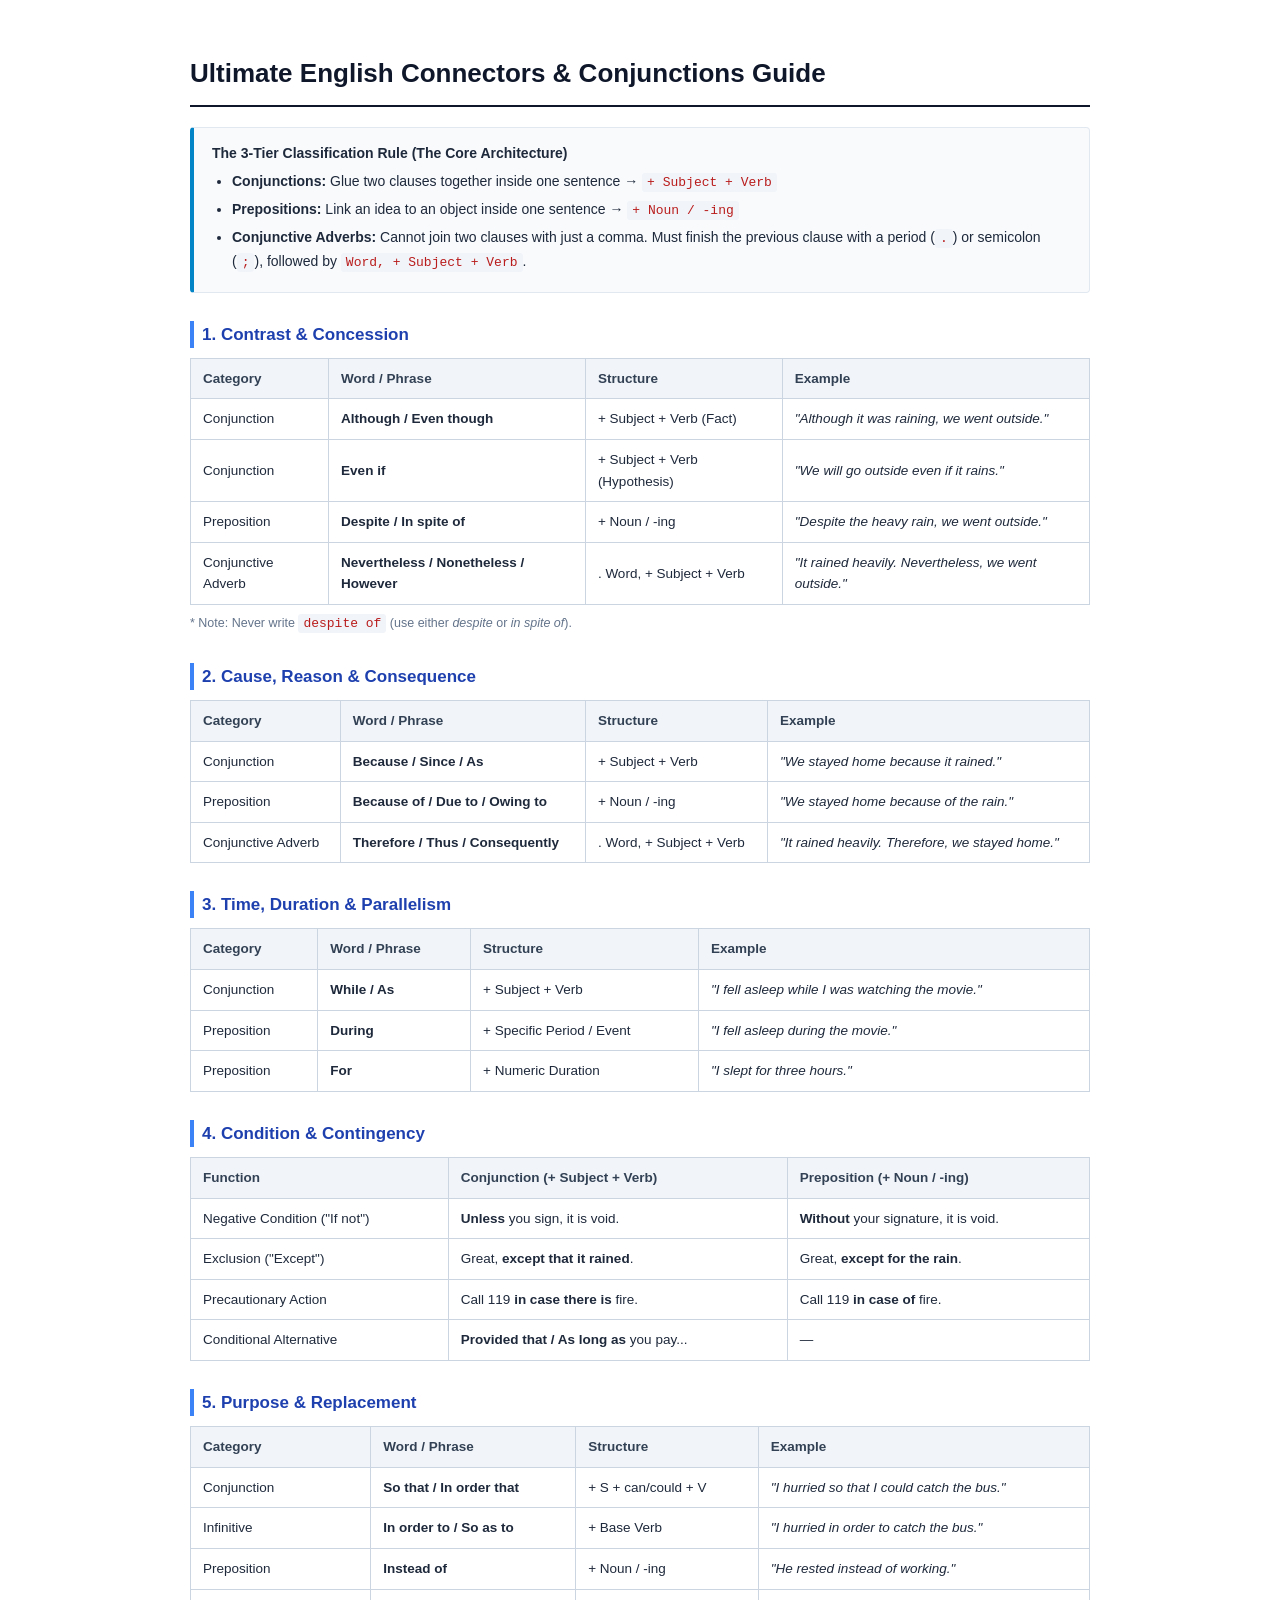
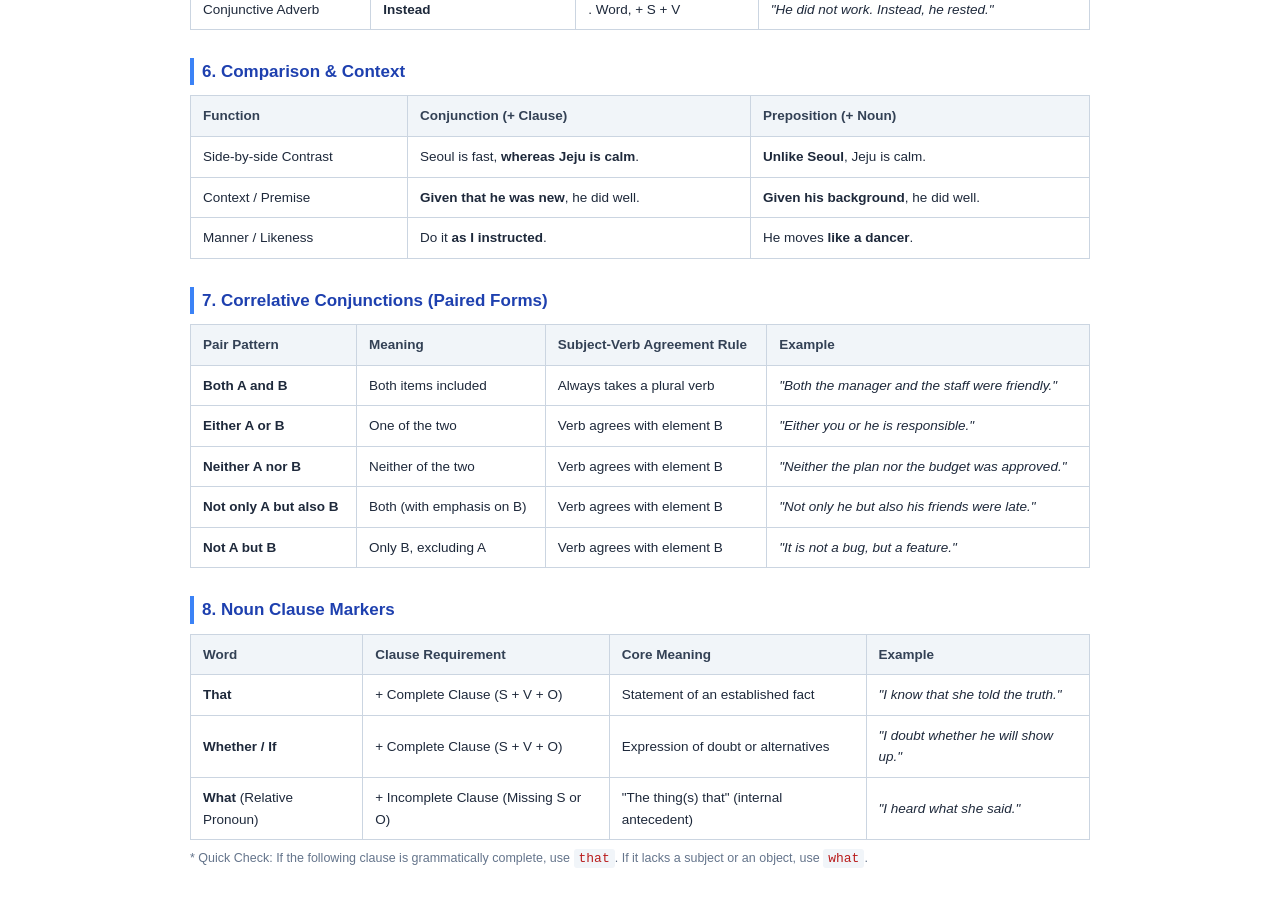
<file: english/connectors.html>
<!DOCTYPE html>
<html lang="en">
<head>
<meta charset="UTF-8">
<meta name="viewport" content="width=device-width, initial-scale=1.0">
<title>Ultimate English Connectors & Conjunctions Guide</title>
<style>
  body {
    font-family: -apple-system, BlinkMacSystemFont, "Segoe UI", Roboto, "Helvetica Neue", Arial, sans-serif;
    line-height: 1.6;
    color: #1e293b;
    padding: 36px;
    max-width: 900px;
    margin: auto;
  }
  h1 {
    font-size: 26px;
    border-bottom: 2px solid #0f172a;
    padding-bottom: 10px;
    margin-bottom: 20px;
    color: #0f172a;
  }
  h2 {
    font-size: 17px;
    margin-top: 28px;
    margin-bottom: 10px;
    color: #1e40af;
    border-left: 4px solid #3b82f6;
    padding-left: 8px;
  }
  .rule-box {
    background: #f8fafc;
    border: 1px solid #e2e8f0;
    border-left: 4px solid #0284c7;
    padding: 14px 18px;
    margin-bottom: 24px;
    font-size: 14px;
    border-radius: 4px;
  }
  .rule-box ul {
    margin: 6px 0 0 0;
    padding-left: 20px;
  }
  .rule-box li {
    margin-bottom: 4px;
  }
  table {
    width: 100%;
    border-collapse: collapse;
    margin-bottom: 14px;
    font-size: 13.5px;
  }
  th, td {
    border: 1px solid #cbd5e1;
    padding: 9px 12px;
    text-align: left;
  }
  th {
    background-color: #f1f5f9;
    font-weight: 600;
    color: #334155;
  }
  .note {
    font-size: 12.5px;
    color: #64748b;
    margin-top: -6px;
    margin-bottom: 18px;
  }
  code {
    background: #f1f5f9;
    padding: 2px 5px;
    border-radius: 3px;
    font-family: Consolas, Monaco, monospace;
    font-size: 13px;
    color: #b91c1c;
  }
  @media print {
    body { padding: 10px; }
    h2 { page-break-after: avoid; }
    table { page-break-inside: avoid; }
    .rule-box { page-break-inside: avoid; }
  }
</style>
</head>
<body>

<h1>Ultimate English Connectors & Conjunctions Guide</h1>

<div class="rule-box">
  <strong>The 3-Tier Classification Rule (The Core Architecture)</strong>
  <ul>
    <li><strong>Conjunctions:</strong> Glue two clauses together inside one sentence &rarr; <code>+ Subject + Verb</code></li>
    <li><strong>Prepositions:</strong> Link an idea to an object inside one sentence &rarr; <code>+ Noun / -ing</code></li>
    <li><strong>Conjunctive Adverbs:</strong> Cannot join two clauses with just a comma. Must finish the previous clause with a period (<code>.</code>) or semicolon (<code>;</code>), followed by <code>Word, + Subject + Verb</code>.</li>
  </ul>
</div>

<h2>1. Contrast & Concession</h2>
<table>
  <tr>
    <th>Category</th>
    <th>Word / Phrase</th>
    <th>Structure</th>
    <th>Example</th>
  </tr>
  <tr>
    <td>Conjunction</td>
    <td><strong>Although / Even though</strong></td>
    <td>+ Subject + Verb (Fact)</td>
    <td><em>"Although it was raining, we went outside."</em></td>
  </tr>
  <tr>
    <td>Conjunction</td>
    <td><strong>Even if</strong></td>
    <td>+ Subject + Verb (Hypothesis)</td>
    <td><em>"We will go outside even if it rains."</em></td>
  </tr>
  <tr>
    <td>Preposition</td>
    <td><strong>Despite / In spite of</strong></td>
    <td>+ Noun / -ing</td>
    <td><em>"Despite the heavy rain, we went outside."</em></td>
  </tr>
  <tr>
    <td>Conjunctive Adverb</td>
    <td><strong>Nevertheless / Nonetheless / However</strong></td>
    <td>. Word, + Subject + Verb</td>
    <td><em>"It rained heavily. Nevertheless, we went outside."</em></td>
  </tr>
</table>
<div class="note">* Note: Never write <code>despite of</code> (use either <em>despite</em> or <em>in spite of</em>).</div>

<h2>2. Cause, Reason & Consequence</h2>
<table>
  <tr>
    <th>Category</th>
    <th>Word / Phrase</th>
    <th>Structure</th>
    <th>Example</th>
  </tr>
  <tr>
    <td>Conjunction</td>
    <td><strong>Because / Since / As</strong></td>
    <td>+ Subject + Verb</td>
    <td><em>"We stayed home because it rained."</em></td>
  </tr>
  <tr>
    <td>Preposition</td>
    <td><strong>Because of / Due to / Owing to</strong></td>
    <td>+ Noun / -ing</td>
    <td><em>"We stayed home because of the rain."</em></td>
  </tr>
  <tr>
    <td>Conjunctive Adverb</td>
    <td><strong>Therefore / Thus / Consequently</strong></td>
    <td>. Word, + Subject + Verb</td>
    <td><em>"It rained heavily. Therefore, we stayed home."</em></td>
  </tr>
</table>

<h2>3. Time, Duration & Parallelism</h2>
<table>
  <tr>
    <th>Category</th>
    <th>Word / Phrase</th>
    <th>Structure</th>
    <th>Example</th>
  </tr>
  <tr>
    <td>Conjunction</td>
    <td><strong>While / As</strong></td>
    <td>+ Subject + Verb</td>
    <td><em>"I fell asleep while I was watching the movie."</em></td>
  </tr>
  <tr>
    <td>Preposition</td>
    <td><strong>During</strong></td>
    <td>+ Specific Period / Event</td>
    <td><em>"I fell asleep during the movie."</em></td>
  </tr>
  <tr>
    <td>Preposition</td>
    <td><strong>For</strong></td>
    <td>+ Numeric Duration</td>
    <td><em>"I slept for three hours."</em></td>
  </tr>
</table>

<h2>4. Condition & Contingency</h2>
<table>
  <tr>
    <th>Function</th>
    <th>Conjunction (+ Subject + Verb)</th>
    <th>Preposition (+ Noun / -ing)</th>
  </tr>
  <tr>
    <td>Negative Condition ("If not")</td>
    <td><strong>Unless</strong> you sign, it is void.</td>
    <td><strong>Without</strong> your signature, it is void.</td>
  </tr>
  <tr>
    <td>Exclusion ("Except")</td>
    <td>Great, <strong>except that it rained</strong>.</td>
    <td>Great, <strong>except for the rain</strong>.</td>
  </tr>
  <tr>
    <td>Precautionary Action</td>
    <td>Call 119 <strong>in case there is</strong> fire.</td>
    <td>Call 119 <strong>in case of</strong> fire.</td>
  </tr>
  <tr>
    <td>Conditional Alternative</td>
    <td><strong>Provided that / As long as</strong> you pay...</td>
    <td>&mdash;</td>
  </tr>
</table>

<h2>5. Purpose & Replacement</h2>
<table>
  <tr>
    <th>Category</th>
    <th>Word / Phrase</th>
    <th>Structure</th>
    <th>Example</th>
  </tr>
  <tr>
    <td>Conjunction</td>
    <td><strong>So that / In order that</strong></td>
    <td>+ S + can/could + V</td>
    <td><em>"I hurried so that I could catch the bus."</em></td>
  </tr>
  <tr>
    <td>Infinitive</td>
    <td><strong>In order to / So as to</strong></td>
    <td>+ Base Verb</td>
    <td><em>"I hurried in order to catch the bus."</em></td>
  </tr>
  <tr>
    <td>Preposition</td>
    <td><strong>Instead of</strong></td>
    <td>+ Noun / -ing</td>
    <td><em>"He rested instead of working."</em></td>
  </tr>
  <tr>
    <td>Conjunctive Adverb</td>
    <td><strong>Instead</strong></td>
    <td>. Word, + S + V</td>
    <td><em>"He did not work. Instead, he rested."</em></td>
  </tr>
</table>

<h2>6. Comparison & Context</h2>
<table>
  <tr>
    <th>Function</th>
    <th>Conjunction (+ Clause)</th>
    <th>Preposition (+ Noun)</th>
  </tr>
  <tr>
    <td>Side-by-side Contrast</td>
    <td>Seoul is fast, <strong>whereas Jeju is calm</strong>.</td>
    <td><strong>Unlike Seoul</strong>, Jeju is calm.</td>
  </tr>
  <tr>
    <td>Context / Premise</td>
    <td><strong>Given that he was new</strong>, he did well.</td>
    <td><strong>Given his background</strong>, he did well.</td>
  </tr>
  <tr>
    <td>Manner / Likeness</td>
    <td>Do it <strong>as I instructed</strong>.</td>
    <td>He moves <strong>like a dancer</strong>.</td>
  </tr>
</table>

<h2>7. Correlative Conjunctions (Paired Forms)</h2>
<table>
  <tr>
    <th>Pair Pattern</th>
    <th>Meaning</th>
    <th>Subject-Verb Agreement Rule</th>
    <th>Example</th>
  </tr>
  <tr>
    <td><strong>Both A and B</strong></td>
    <td>Both items included</td>
    <td>Always takes a plural verb</td>
    <td><em>"Both the manager and the staff were friendly."</em></td>
  </tr>
  <tr>
    <td><strong>Either A or B</strong></td>
    <td>One of the two</td>
    <td>Verb agrees with element B</td>
    <td><em>"Either you or he is responsible."</em></td>
  </tr>
  <tr>
    <td><strong>Neither A nor B</strong></td>
    <td>Neither of the two</td>
    <td>Verb agrees with element B</td>
    <td><em>"Neither the plan nor the budget was approved."</em></td>
  </tr>
  <tr>
    <td><strong>Not only A but also B</strong></td>
    <td>Both (with emphasis on B)</td>
    <td>Verb agrees with element B</td>
    <td><em>"Not only he but also his friends were late."</em></td>
  </tr>
  <tr>
    <td><strong>Not A but B</strong></td>
    <td>Only B, excluding A</td>
    <td>Verb agrees with element B</td>
    <td><em>"It is not a bug, but a feature."</em></td>
  </tr>
</table>

<h2>8. Noun Clause Markers</h2>
<table>
  <tr>
    <th>Word</th>
    <th>Clause Requirement</th>
    <th>Core Meaning</th>
    <th>Example</th>
  </tr>
  <tr>
    <td><strong>That</strong></td>
    <td>+ Complete Clause (S + V + O)</td>
    <td>Statement of an established fact</td>
    <td><em>"I know that she told the truth."</em></td>
  </tr>
  <tr>
    <td><strong>Whether / If</strong></td>
    <td>+ Complete Clause (S + V + O)</td>
    <td>Expression of doubt or alternatives</td>
    <td><em>"I doubt whether he will show up."</em></td>
  </tr>
  <tr>
    <td><strong>What</strong> (Relative Pronoun)</td>
    <td>+ Incomplete Clause (Missing S or O)</td>
    <td>"The thing(s) that" (internal antecedent)</td>
    <td><em>"I heard what she said."</em></td>
  </tr>
</table>
<div class="note">* Quick Check: If the following clause is grammatically complete, use <code>that</code>. If it lacks a subject or an object, use <code>what</code>.</div>

</body>
</html>
</file>
